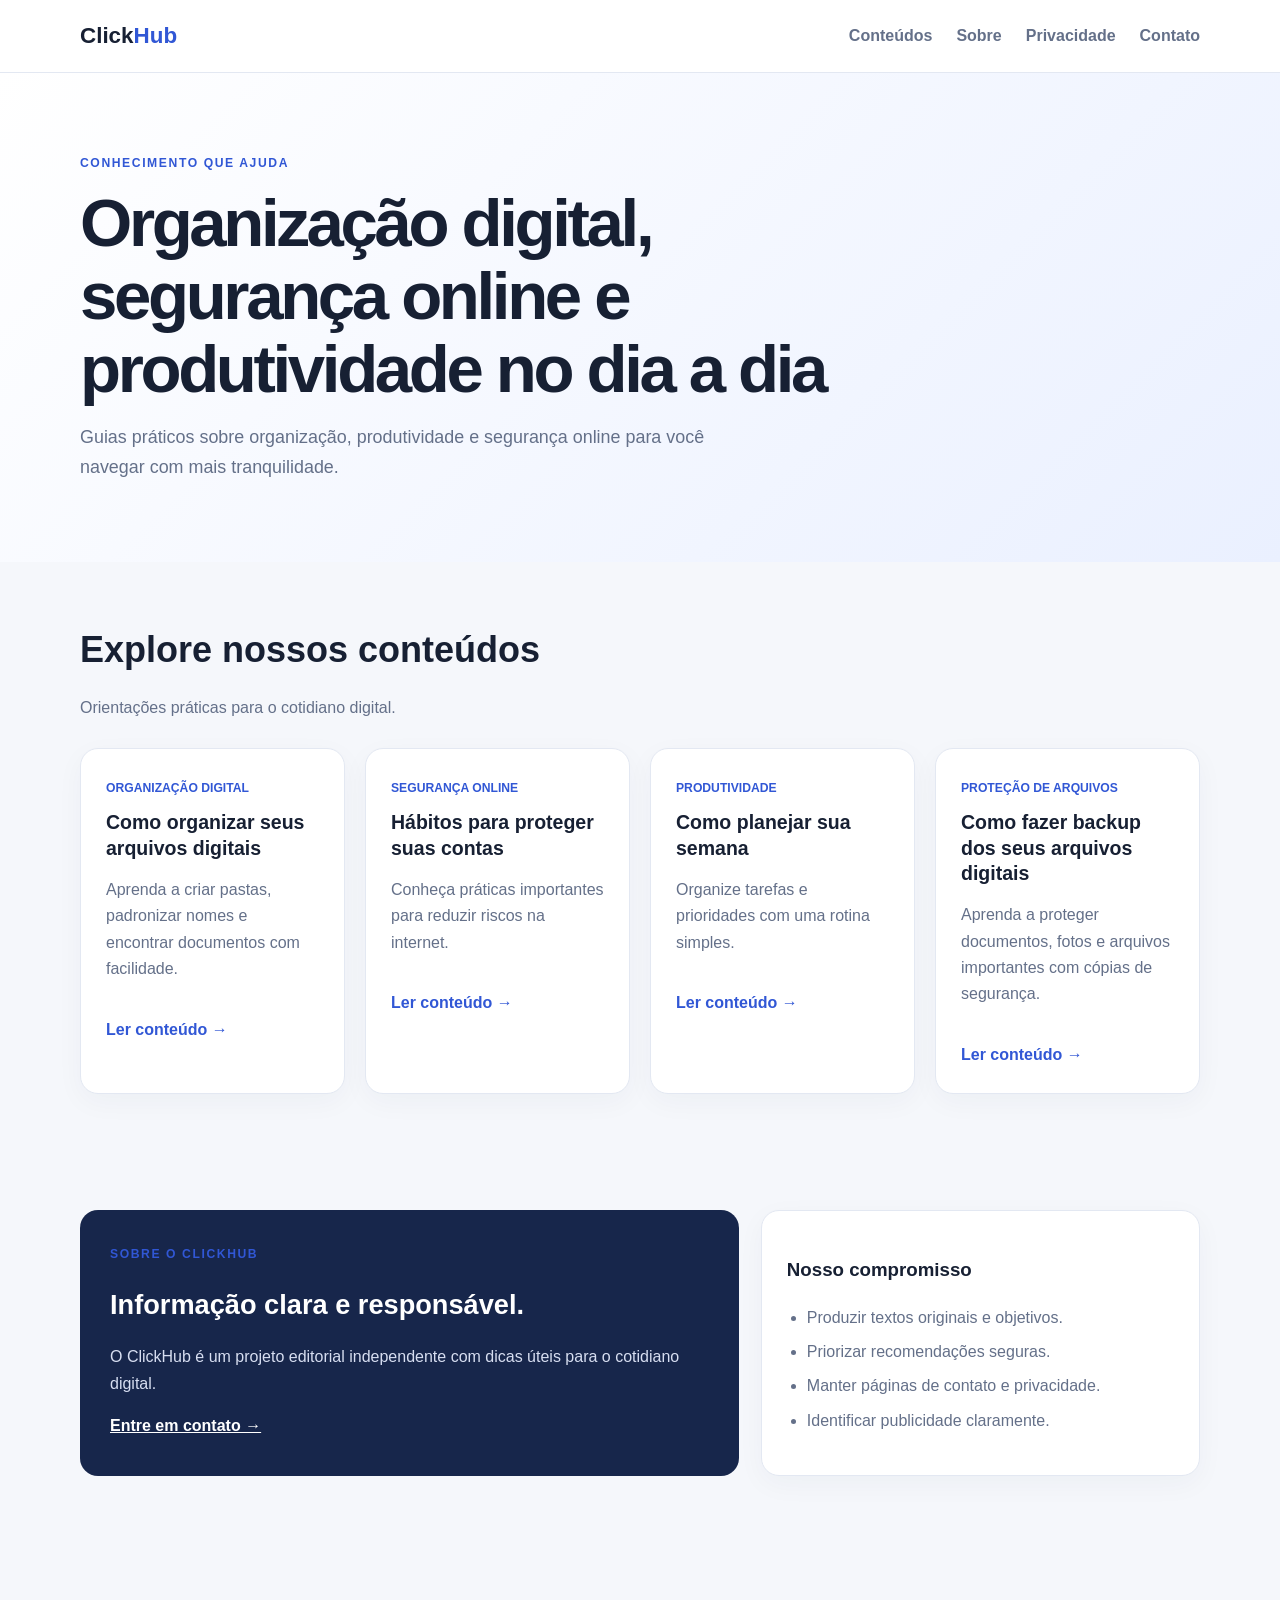
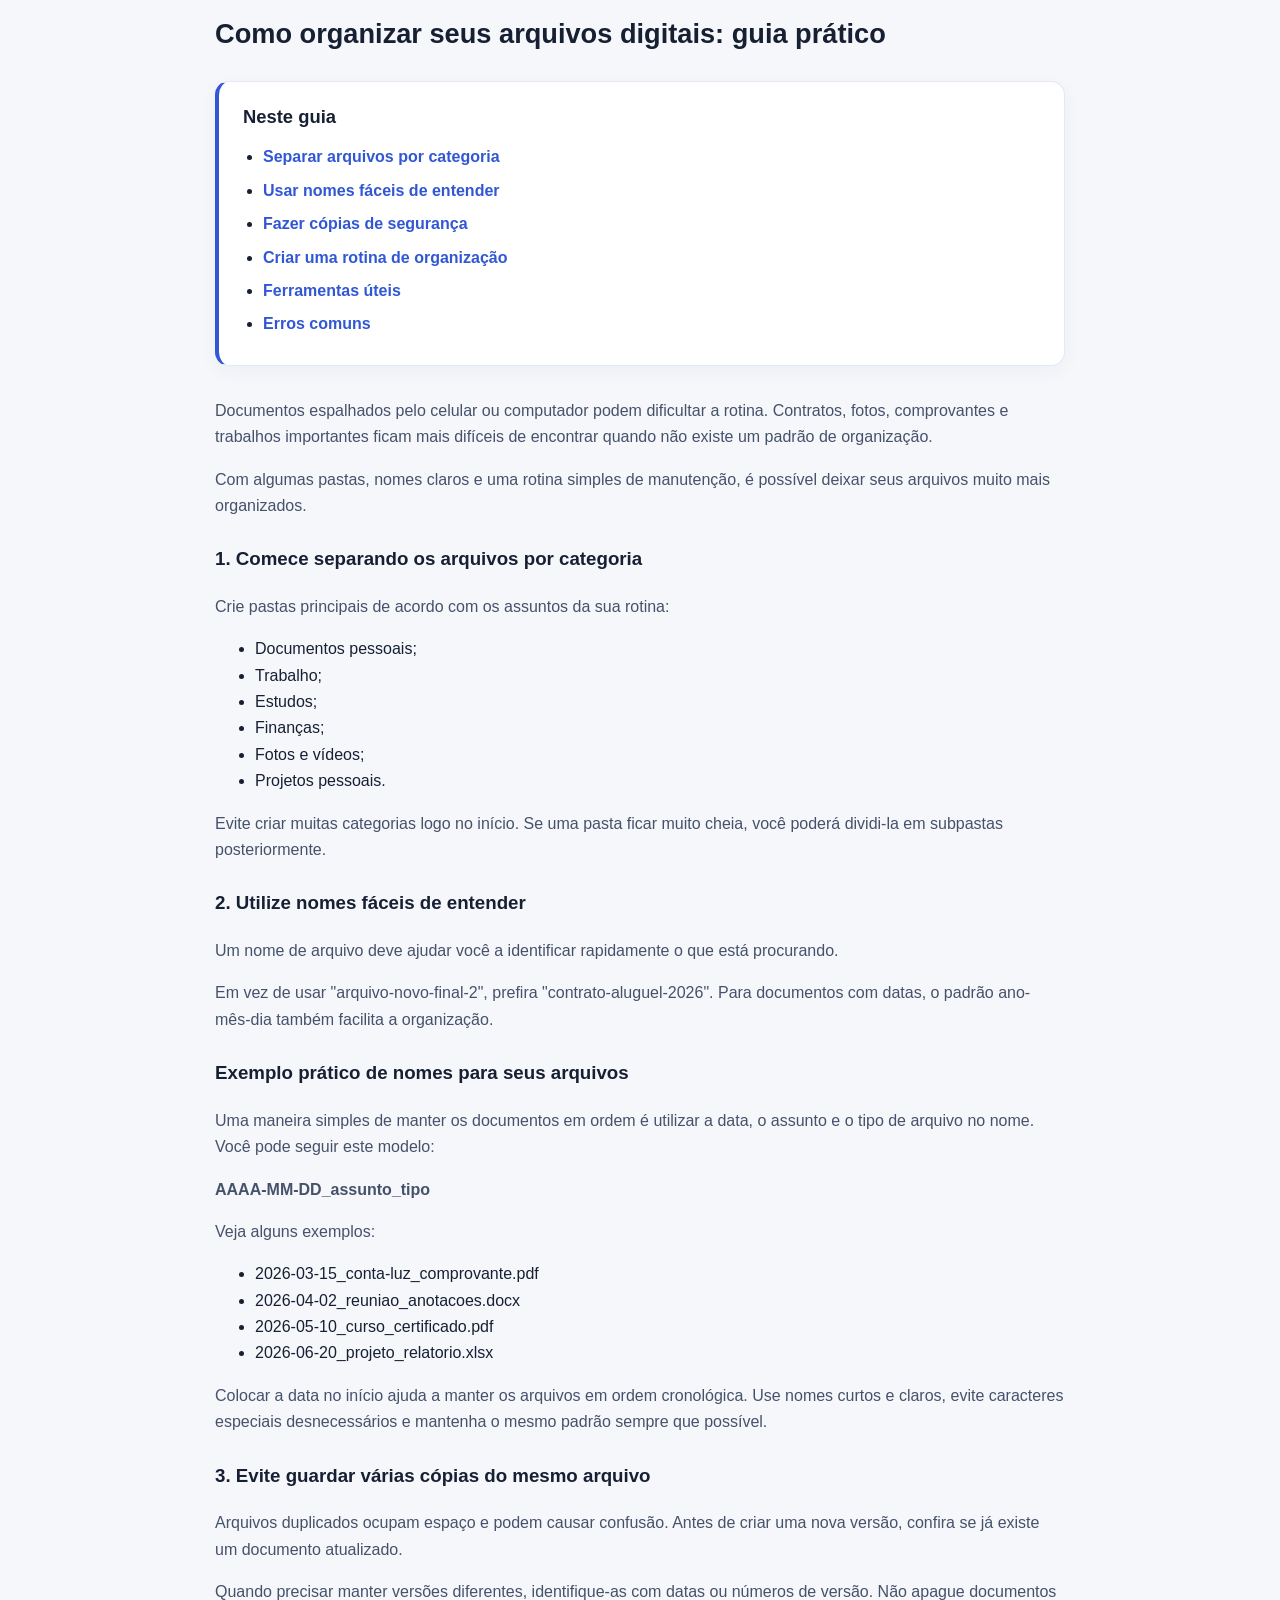
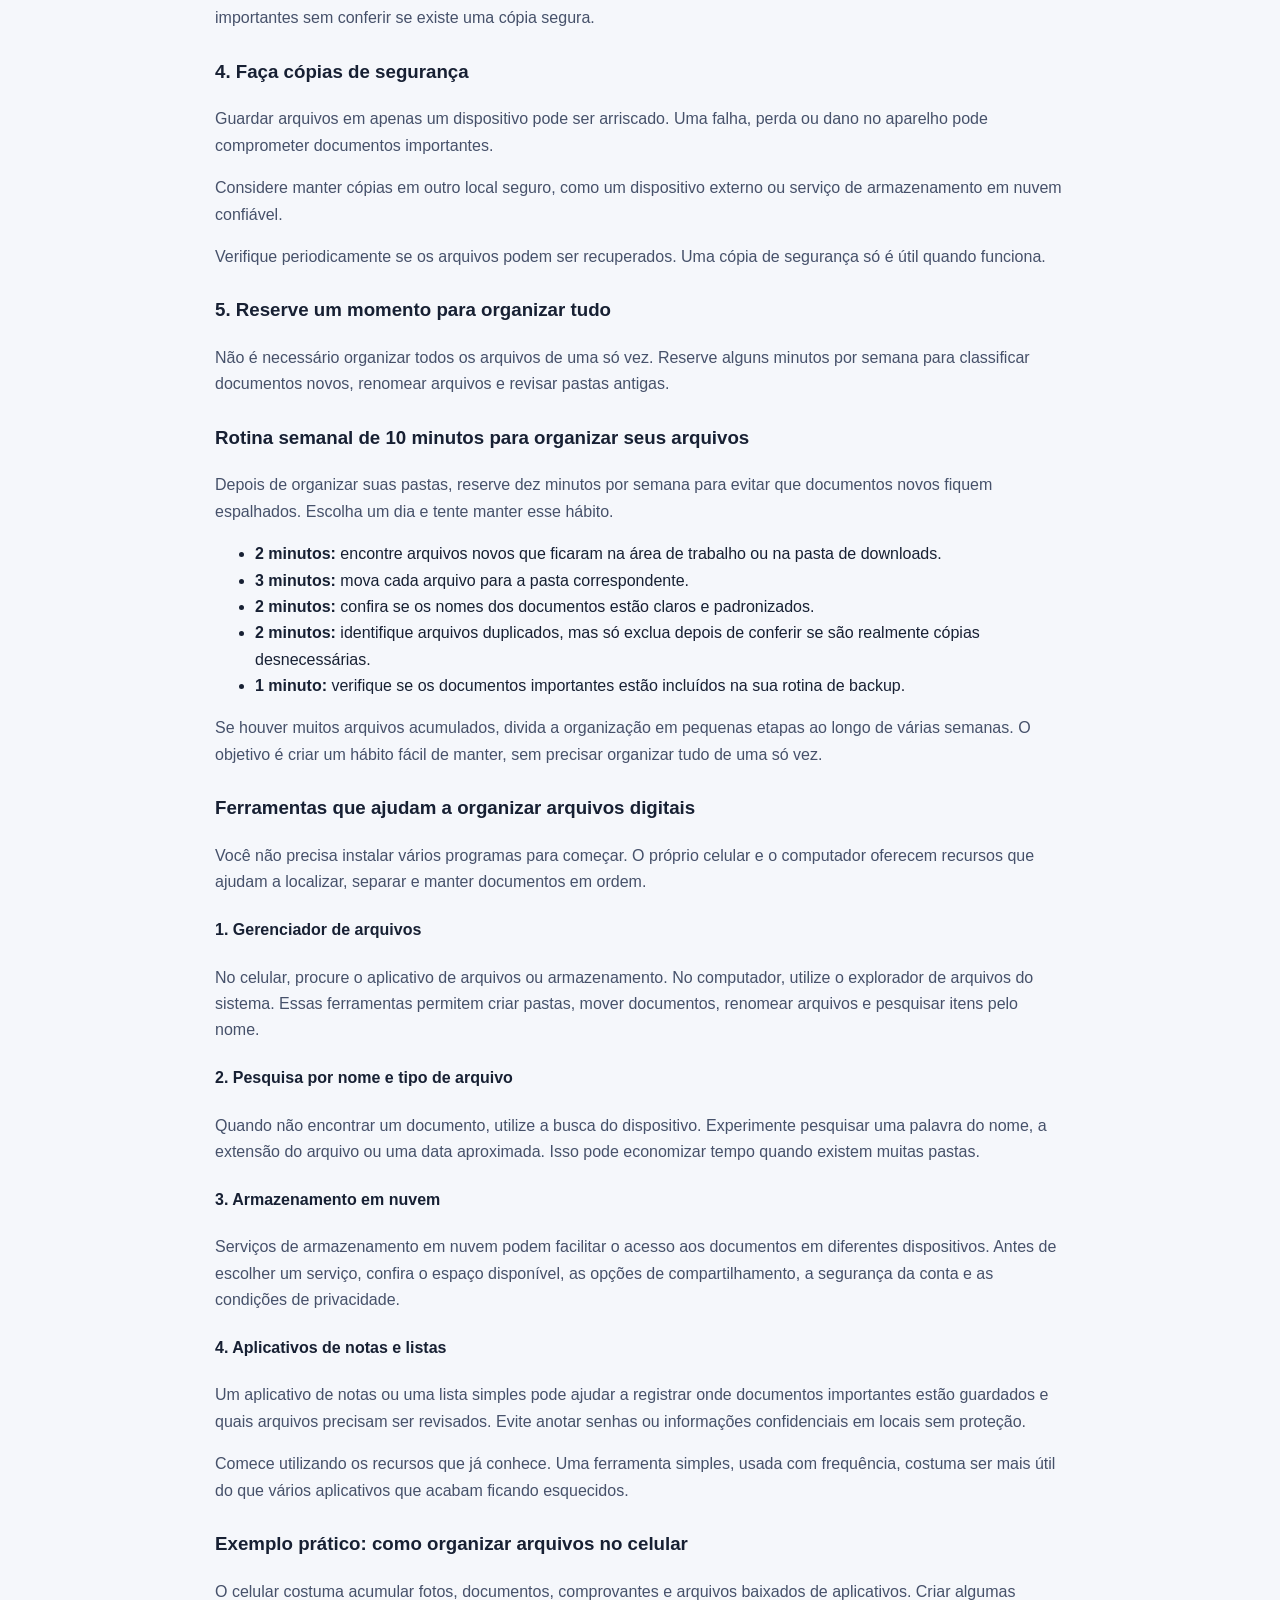
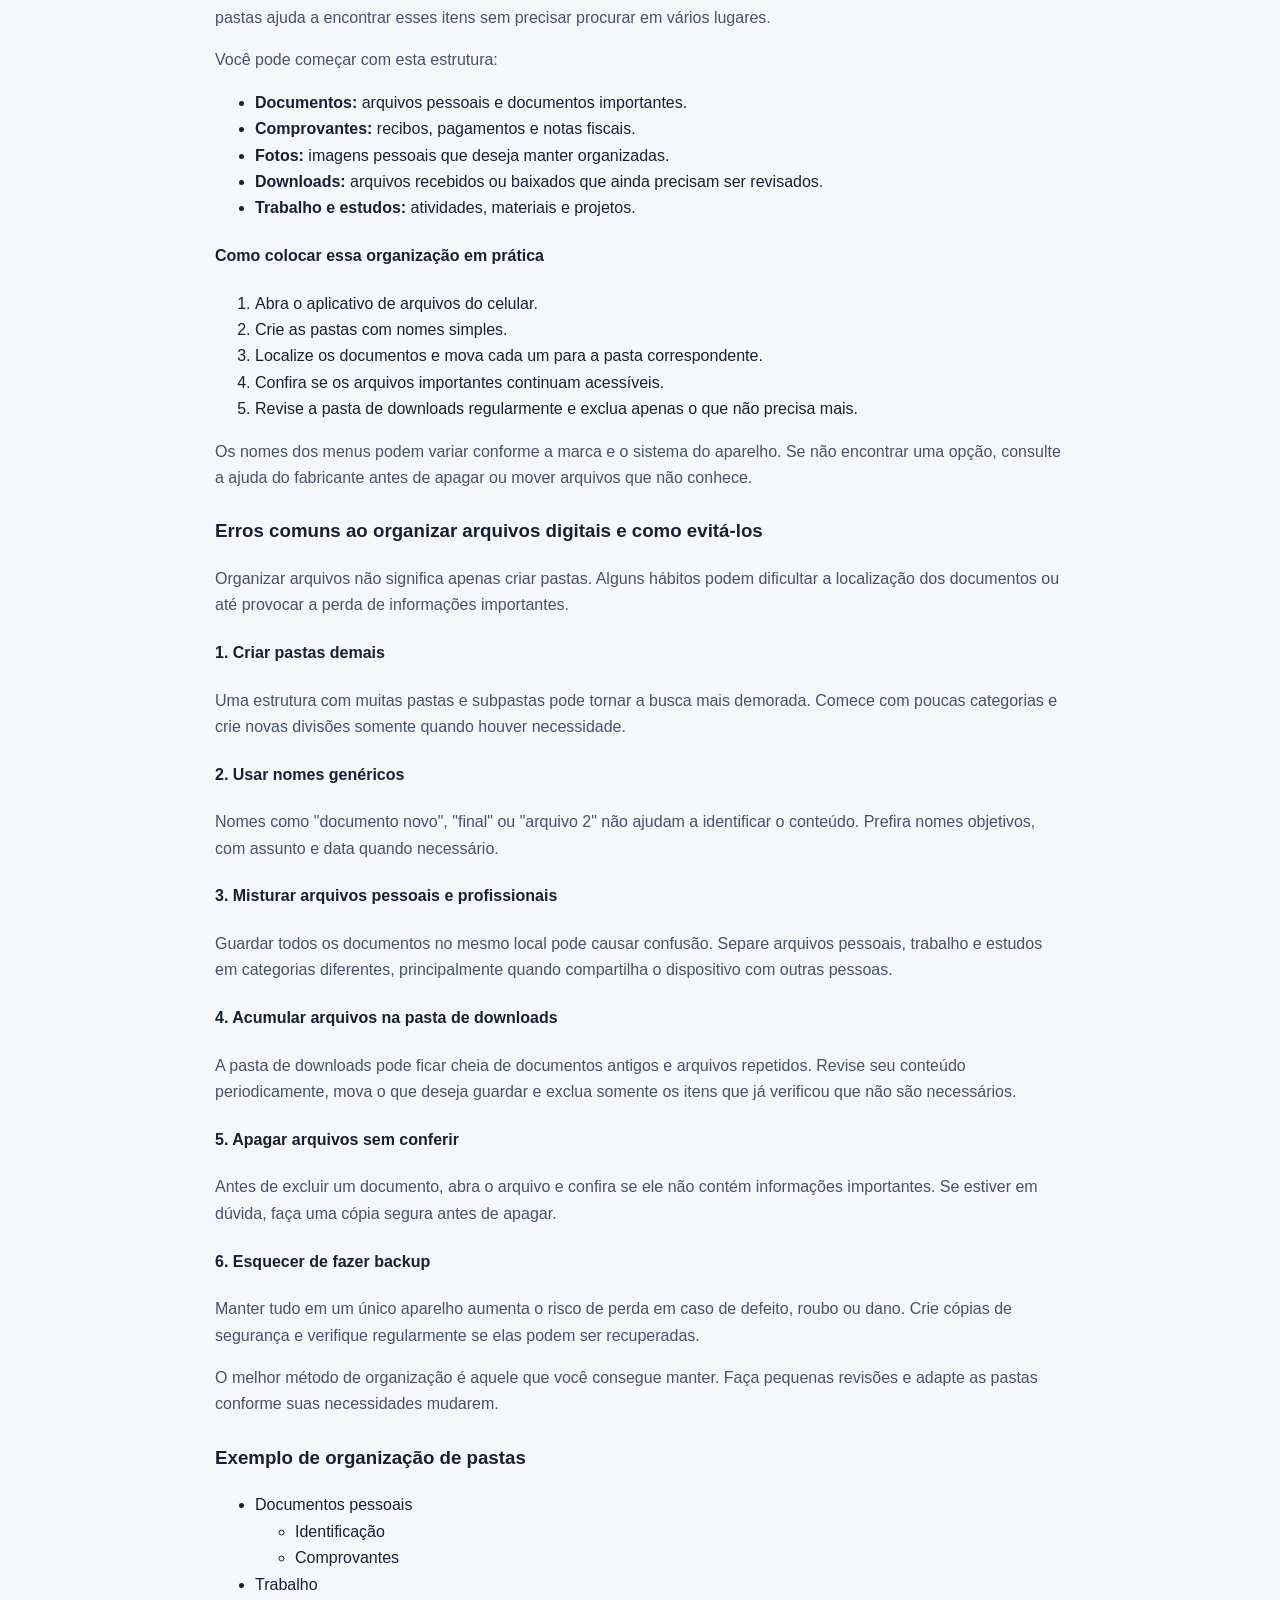
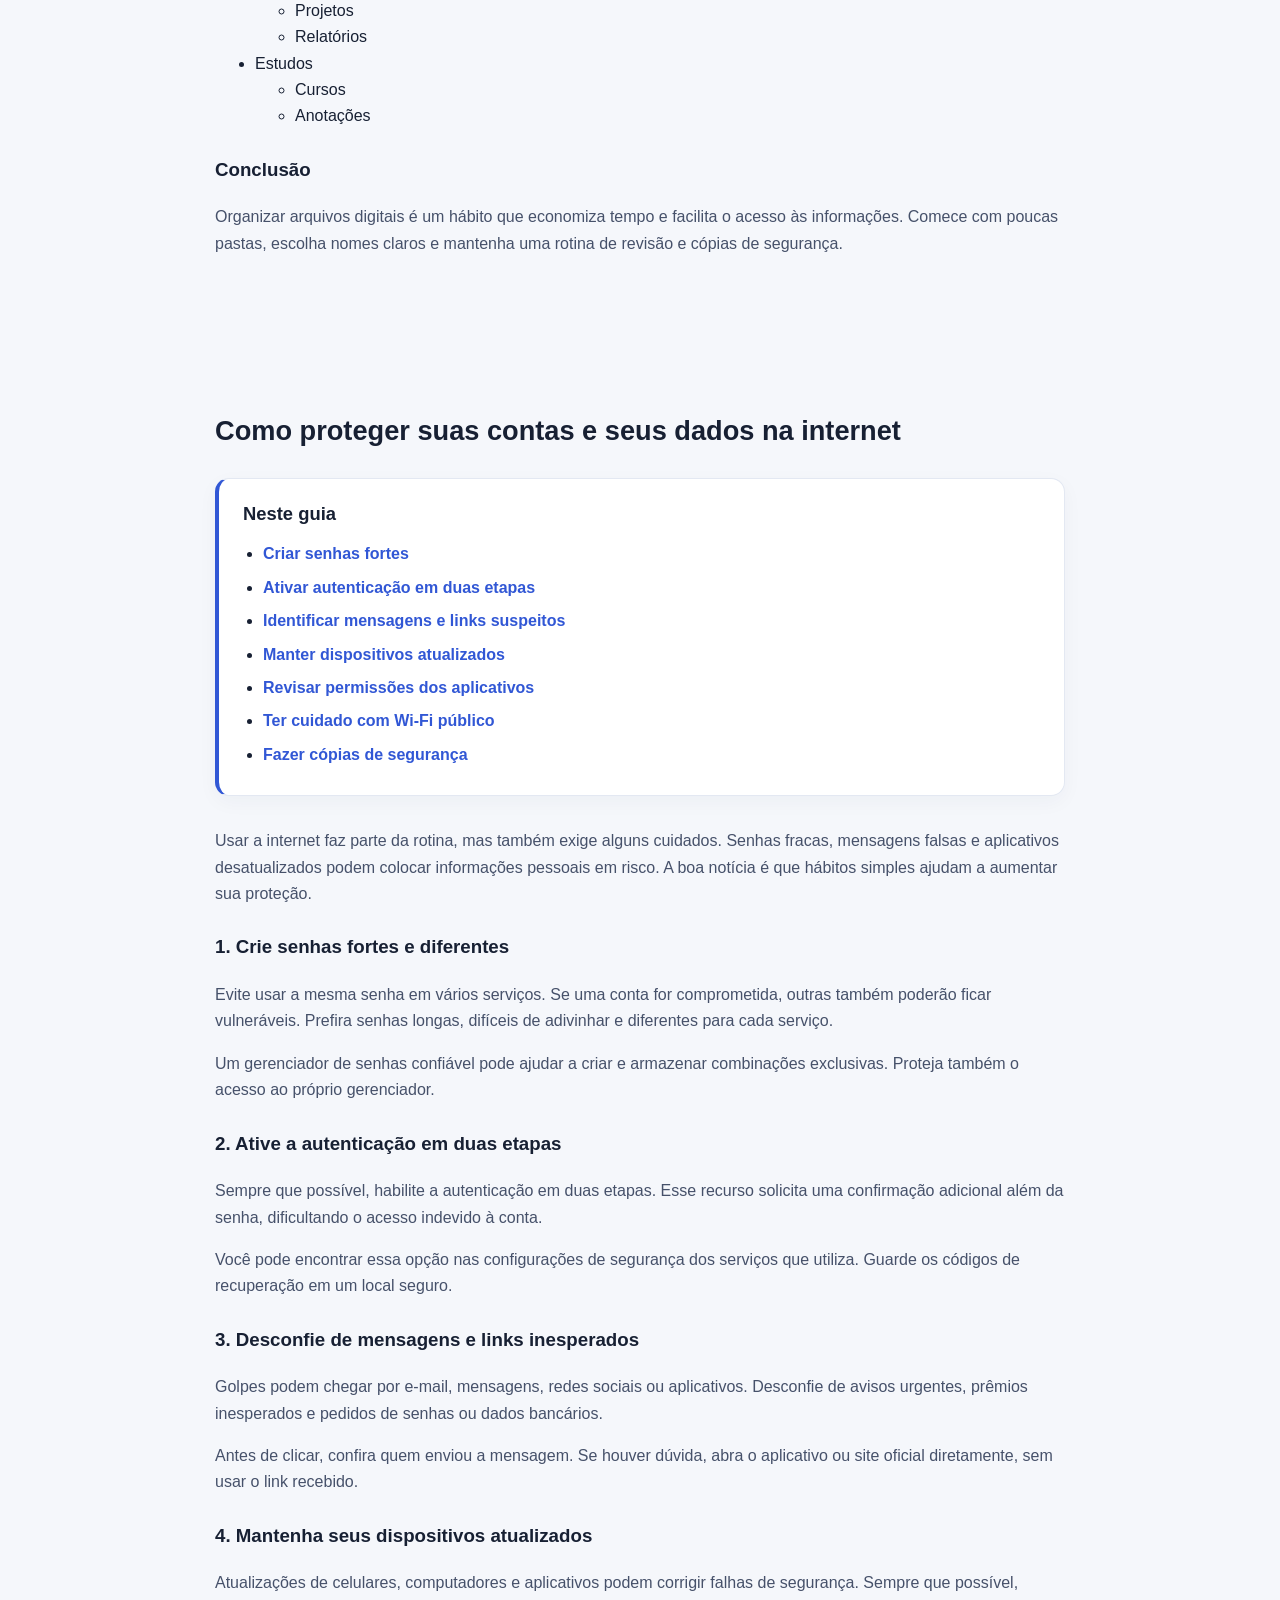
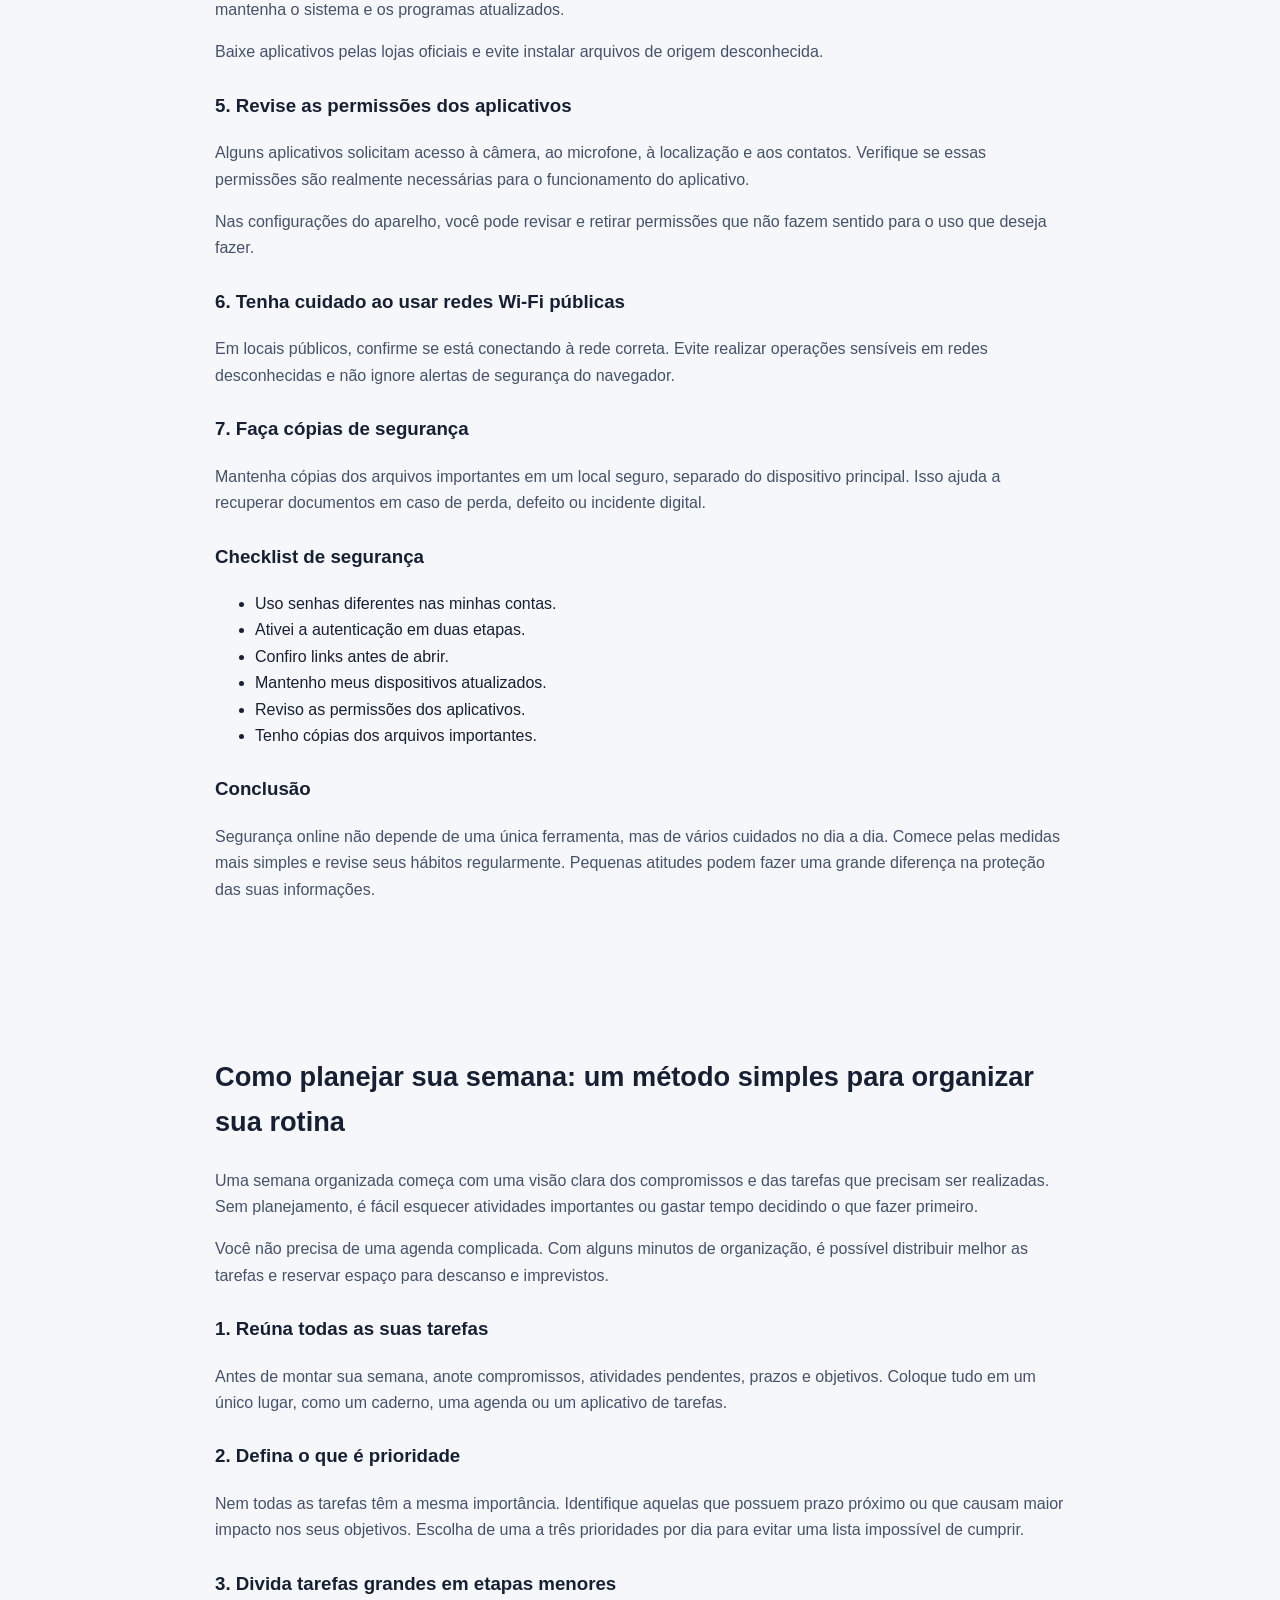
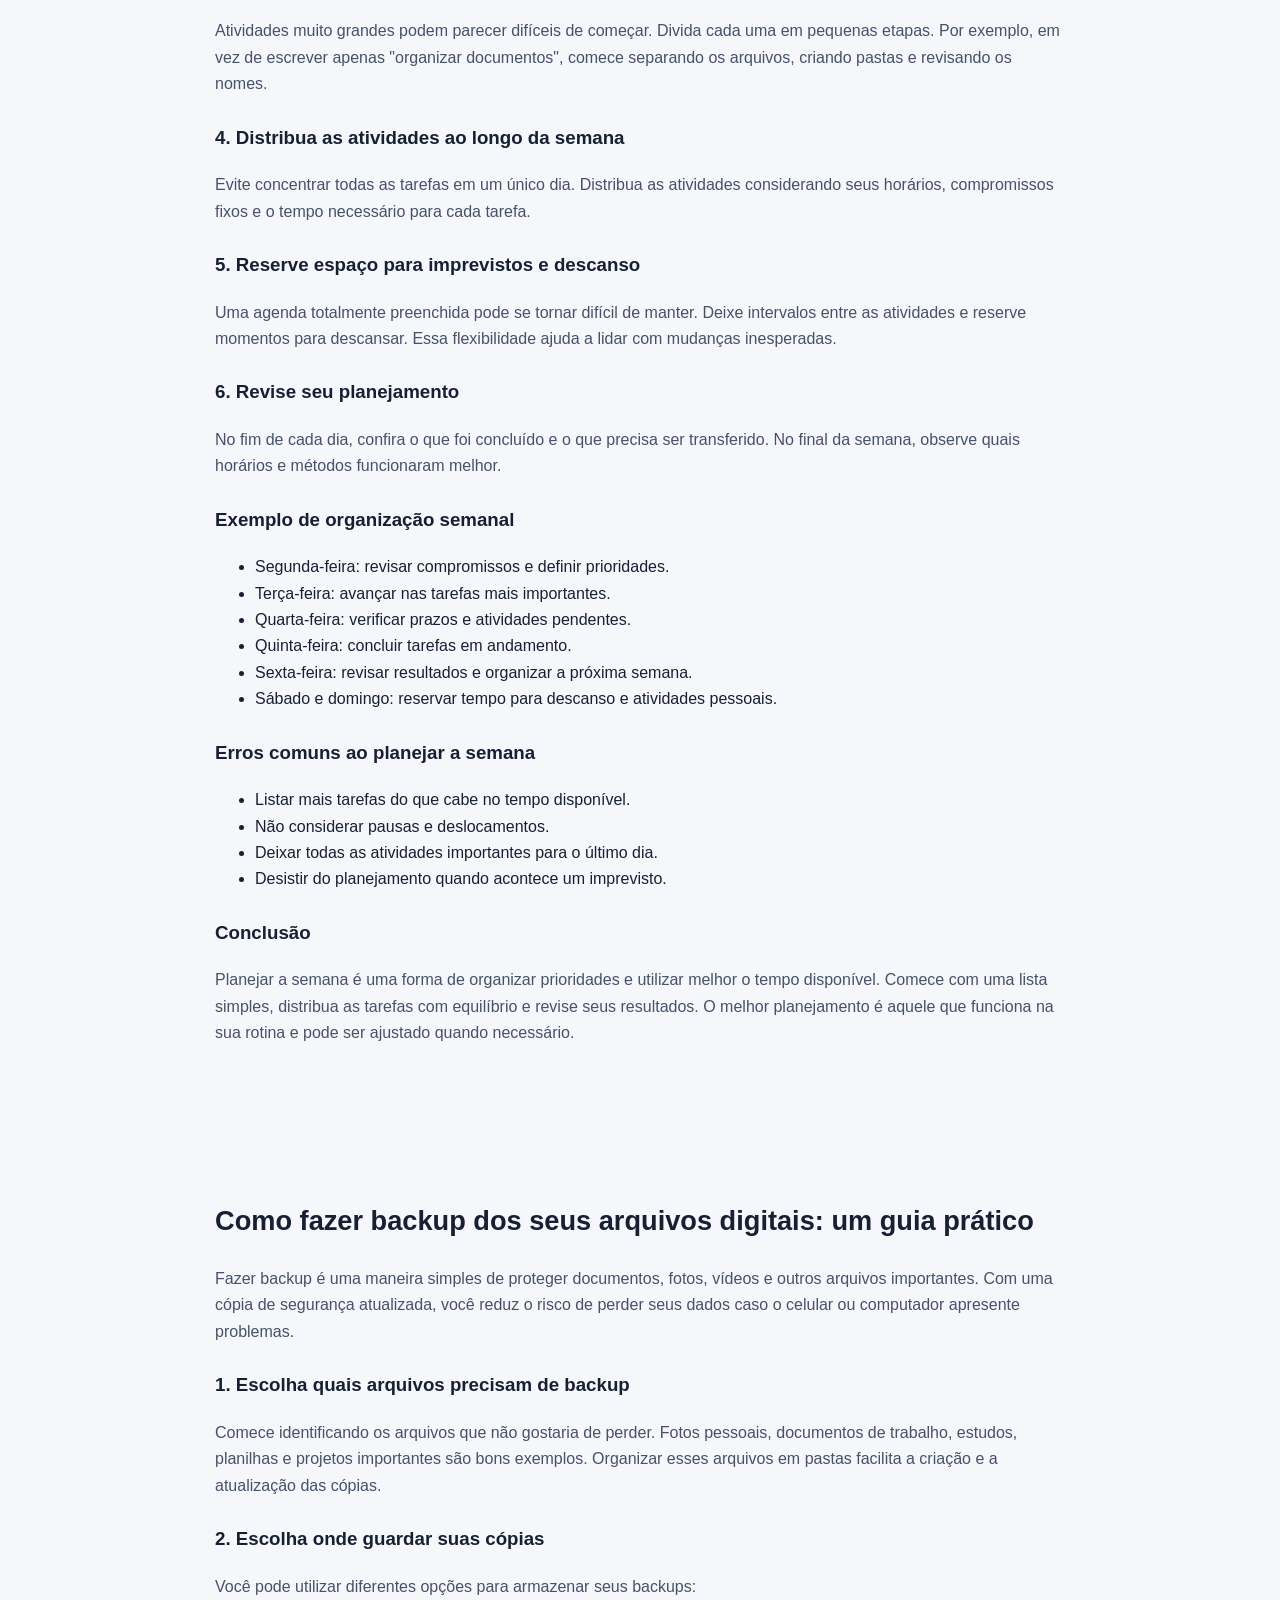
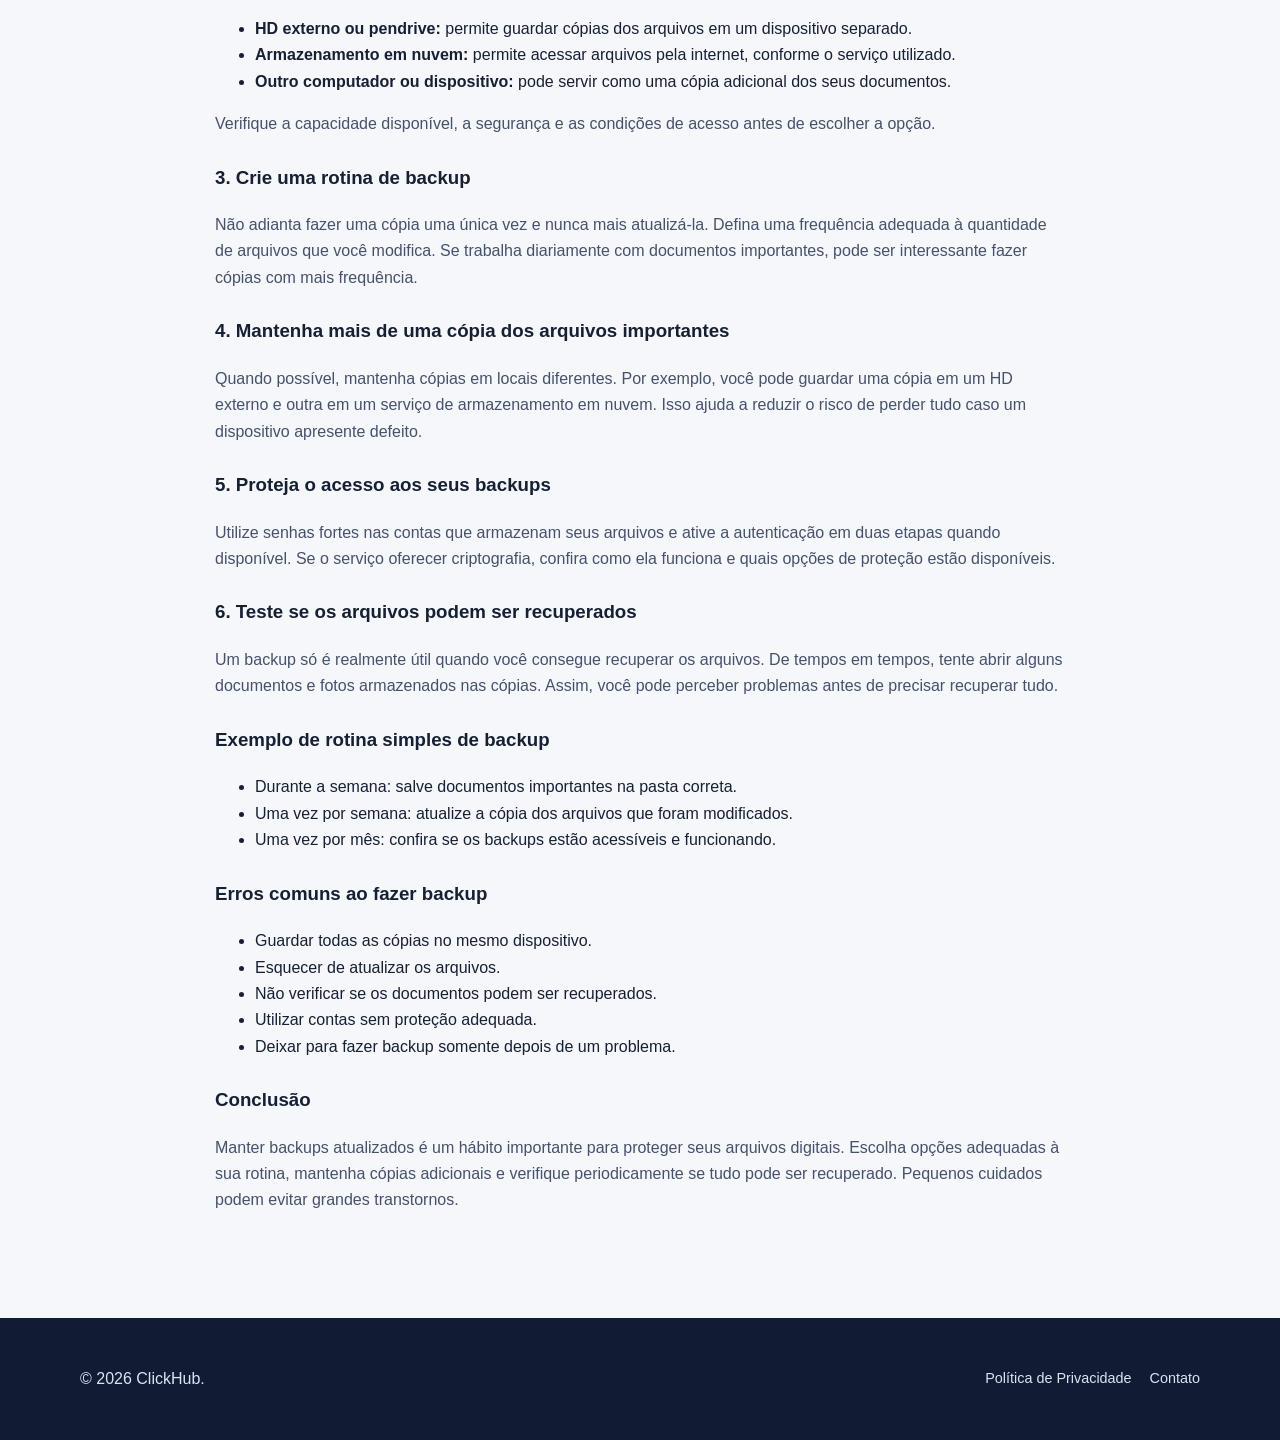
<file: index.html>
<!doctype html>
<html lang="pt-BR">
<head>
  <meta charset="utf-8">
  <meta name="viewport" content="width=device-width, initial-scale=1">
  <meta name="description" content="Aprenda a organizar arquivos digitais, proteger suas contas e planejar sua semana com dicas práticas para o dia a dia.">
  <meta name="theme-color" content="#f5f7fb">
  <title>ClickHub | Organização digital, segurança e produtividade</title>
  <link rel="stylesheet" href="style.css">
  <script src="ads.js" defer></script>
  <script src="script.js" defer></script>
</head>
<body>
  <header class="site-header">
    <div class="container header-inner">
      <a class="brand" href="index.html">Click<span>Hub</span></a>
      <button class="menu-toggle" type="button"
        aria-controls="primary-navigation" aria-expanded="false">
        Menu
      </button>
      <nav class="nav" id="primary-navigation">
        <a href="#conteudos">Conteúdos</a>
        <a href="#sobre">Sobre</a>
        <a href="privacidade.html">Privacidade</a>
        <a href="contato.html">Contato</a>
      </nav>
    </div>
  </header>

  <main>
    <section class="hero">
      <div class="container">
        <span class="eyebrow">Conhecimento que ajuda</span>
        <h1>Organização digital, segurança online e produtividade no dia a dia</h1>
        <p>Guias práticos sobre organização, produtividade e segurança online para você navegar com mais tranquilidade.</p>
      </div>
    </section>

    
<section class="section" id="conteudos">
  <div class="container">
    <div class="section-heading">
      <h2>Explore nossos conteúdos</h2>
      <p>Orientações práticas para o cotidiano digital.</p>
    </div>

    <div class="card-grid">
      <article class="content-card">
        <span class="card-tag">Organização digital</span>
        <h3>Como organizar seus arquivos digitais</h3>
        <p>Aprenda a criar pastas, padronizar nomes e encontrar documentos com facilidade.</p>
        <a class="read-more" href="#guia-arquivos">Ler conteúdo →</a>
      </article>

      <article class="content-card">
        <span class="card-tag">Segurança online</span>
        <h3>Hábitos para proteger suas contas</h3>
        <p>Conheça práticas importantes para reduzir riscos na internet.</p>
        <a class="read-more" href="#seguranca">Ler conteúdo →</a>
      </article>

      <article class="content-card">
        <span class="card-tag">Produtividade</span>
        <h3>Como planejar sua semana</h3>
        <p>Organize tarefas e prioridades com uma rotina simples.</p>
        <a class="read-more" href="#planejamento">Ler conteúdo →</a>
      </article>
         <article class="content-card">
        <span class="card-tag">Proteção de arquivos</span>
        <h3>Como fazer backup dos seus arquivos digitais</h3>
        <p>Aprenda a proteger documentos, fotos e arquivos importantes com cópias de segurança.</p>
        <a class="read-more" href="#backup">Ler conteúdo →</a>
      </article>
      </div>
      </div>
</section>

<section class="section" id="sobre">
  <div class="container feature-layout">
    <div class="feature-panel">
      <span class="eyebrow">Sobre o ClickHub</span>
      <h2>Informação clara e responsável.</h2>
      <p>O ClickHub é um projeto editorial independente com dicas úteis para o cotidiano digital.</p>
      <a href="contato.html">Entre em contato →</a>
    </div>

    <div class="info-card">
      <h3>Nosso compromisso</h3>
      <ul class="check-list">
        <li>Produzir textos originais e objetivos.</li>
        <li>Priorizar recomendações seguras.</li>
        <li>Manter páginas de contato e privacidade.</li>
        <li>Identificar publicidade claramente.</li>
      </ul>
    </div>
  </div>
</section>

<section class="section" id="guia-arquivos">
  <div class="container prose">

    <h2>Como organizar seus arquivos digitais: guia prático</h2>
    <nav class="article-index" aria-label="Índice deste guia">
      <h3>Neste guia</h3>
      <ul>
        <li><a href="#categorias-arquivos">Separar arquivos por categoria</a></li>
        <li><a href="#nomes-arquivos">Usar nomes fáceis de entender</a></li>
        <li><a href="#backup-arquivos">Fazer cópias de segurança</a></li>
        <li><a href="#rotina-arquivos">Criar uma rotina de organização</a></li>
        <li><a href="#ferramentas-arquivos">Ferramentas úteis</a></li>
        <li><a href="#erros-arquivos">Erros comuns</a></li>
      </ul>
    </nav>
    <p>
      Documentos espalhados pelo celular ou computador podem
      dificultar a rotina. Contratos, fotos, comprovantes e
      trabalhos importantes ficam mais difíceis de encontrar
      quando não existe um padrão de organização.
    </p>

    <p>
      Com algumas pastas, nomes claros e uma rotina simples
      de manutenção, é possível deixar seus arquivos muito
      mais organizados.
    </p>

    <h3 id="categorias-arquivos">1. Comece separando os arquivos por categoria</h3>

    <p>Crie pastas principais de acordo com os assuntos da sua rotina:</p>

    <ul>
      <li>Documentos pessoais;</li>
      <li>Trabalho;</li>
      <li>Estudos;</li>
      <li>Finanças;</li>
      <li>Fotos e vídeos;</li>
      <li>Projetos pessoais.</li>
    </ul>

    <p>
      Evite criar muitas categorias logo no início.
      Se uma pasta ficar muito cheia, você poderá dividi-la
      em subpastas posteriormente.
    </p>

    <h3 id="nomes-arquivos">2. Utilize nomes fáceis de entender</h3>

    <p>
      Um nome de arquivo deve ajudar você a identificar
      rapidamente o que está procurando.
    </p>

    
    <p>
      Em vez de usar "arquivo-novo-final-2", prefira
      "contrato-aluguel-2026". Para documentos com datas,
      o padrão ano-mês-dia também facilita a organização.
    </p>

    <h3>Exemplo prático de nomes para seus arquivos</h3>

    <p>
      Uma maneira simples de manter os documentos em ordem
      é utilizar a data, o assunto e o tipo de arquivo no nome.
      Você pode seguir este modelo:
    </p>

    <p>
      <strong>AAAA-MM-DD_assunto_tipo</strong>
    </p>

    <p>Veja alguns exemplos:</p>

    <ul>
      <li>2026-03-15_conta-luz_comprovante.pdf</li>
      <li>2026-04-02_reuniao_anotacoes.docx</li>
      <li>2026-05-10_curso_certificado.pdf</li>
      <li>2026-06-20_projeto_relatorio.xlsx</li>
    </ul>

    <p>
      Colocar a data no início ajuda a manter os arquivos
      em ordem cronológica. Use nomes curtos e claros,
      evite caracteres especiais desnecessários e mantenha
      o mesmo padrão sempre que possível.
    </p>

    <h3>3. Evite guardar várias cópias do mesmo arquivo</h3>


    <p>
      Arquivos duplicados ocupam espaço e podem causar
      confusão. Antes de criar uma nova versão, confira
      se já existe um documento atualizado.
    </p>

    <p>
      Quando precisar manter versões diferentes,
      identifique-as com datas ou números de versão.
      Não apague documentos importantes sem conferir
      se existe uma cópia segura.
    </p>

    <h3 id="backup-arquivos">4. Faça cópias de segurança</h3>

    <p>
      Guardar arquivos em apenas um dispositivo pode
      ser arriscado. Uma falha, perda ou dano no aparelho
      pode comprometer documentos importantes.
    </p>

    <p>
      Considere manter cópias em outro local seguro,
      como um dispositivo externo ou serviço de
      armazenamento em nuvem confiável.
    </p>

    <p>
      Verifique periodicamente se os arquivos podem
      ser recuperados. Uma cópia de segurança só é útil
      quando funciona.
    </p>

    <h3 id="rotina-arquivos">5. Reserve um momento para organizar tudo</h3>

    <p>
      Não é necessário organizar todos os arquivos de uma
      só vez. Reserve alguns minutos por semana para
      classificar documentos novos, renomear arquivos
      e revisar pastas antigas.
    </p>

    <h3>Rotina semanal de 10 minutos para organizar seus arquivos</h3>

    <p>
      Depois de organizar suas pastas, reserve dez minutos
      por semana para evitar que documentos novos fiquem
      espalhados. Escolha um dia e tente manter esse hábito.
    </p>

    <ul>
      <li><strong>2 minutos:</strong> encontre arquivos novos que ficaram na área de trabalho ou na pasta de downloads.</li>
      <li><strong>3 minutos:</strong> mova cada arquivo para a pasta correspondente.</li>
      <li><strong>2 minutos:</strong> confira se os nomes dos documentos estão claros e padronizados.</li>
      <li><strong>2 minutos:</strong> identifique arquivos duplicados, mas só exclua depois de conferir se são realmente cópias desnecessárias.</li>
      <li><strong>1 minuto:</strong> verifique se os documentos importantes estão incluídos na sua rotina de backup.</li>
    </ul>

    <p>
      Se houver muitos arquivos acumulados, divida a organização
      em pequenas etapas ao longo de várias semanas. O objetivo
      é criar um hábito fácil de manter, sem precisar organizar
      tudo de uma só vez.
    </p>
    
    <h3 id="ferramentas-arquivos">Ferramentas que ajudam a organizar arquivos digitais</h3>

    <p>
      Você não precisa instalar vários programas para começar.
      O próprio celular e o computador oferecem recursos que
      ajudam a localizar, separar e manter documentos em ordem.
    </p>

    <h4>1. Gerenciador de arquivos</h4>

    <p>
      No celular, procure o aplicativo de arquivos ou
      armazenamento. No computador, utilize o explorador
      de arquivos do sistema. Essas ferramentas permitem
      criar pastas, mover documentos, renomear arquivos
      e pesquisar itens pelo nome.
    </p>

    <h4>2. Pesquisa por nome e tipo de arquivo</h4>

    <p>
      Quando não encontrar um documento, utilize a busca
      do dispositivo. Experimente pesquisar uma palavra
      do nome, a extensão do arquivo ou uma data aproximada.
      Isso pode economizar tempo quando existem muitas pastas.
    </p>

    <h4>3. Armazenamento em nuvem</h4>

    <p>
      Serviços de armazenamento em nuvem podem facilitar
      o acesso aos documentos em diferentes dispositivos.
      Antes de escolher um serviço, confira o espaço disponível,
      as opções de compartilhamento, a segurança da conta
      e as condições de privacidade.
    </p>

    <h4>4. Aplicativos de notas e listas</h4>

    <p>
      Um aplicativo de notas ou uma lista simples pode ajudar
      a registrar onde documentos importantes estão guardados
      e quais arquivos precisam ser revisados. Evite anotar
      senhas ou informações confidenciais em locais sem proteção.
    </p>

    <p>
      Comece utilizando os recursos que já conhece.
      Uma ferramenta simples, usada com frequência,
      costuma ser mais útil do que vários aplicativos
      que acabam ficando esquecidos.
    </p>

    <h3>Exemplo prático: como organizar arquivos no celular</h3>

    <p>
      O celular costuma acumular fotos, documentos,
      comprovantes e arquivos baixados de aplicativos.
      Criar algumas pastas ajuda a encontrar esses itens
      sem precisar procurar em vários lugares.
    </p>

    <p>Você pode começar com esta estrutura:</p>

    <ul>
      <li><strong>Documentos:</strong> arquivos pessoais e documentos importantes.</li>
      <li><strong>Comprovantes:</strong> recibos, pagamentos e notas fiscais.</li>
      <li><strong>Fotos:</strong> imagens pessoais que deseja manter organizadas.</li>
      <li><strong>Downloads:</strong> arquivos recebidos ou baixados que ainda precisam ser revisados.</li>
      <li><strong>Trabalho e estudos:</strong> atividades, materiais e projetos.</li>
    </ul>

    <h4>Como colocar essa organização em prática</h4>

    <ol>
      <li>Abra o aplicativo de arquivos do celular.</li>
      <li>Crie as pastas com nomes simples.</li>
      <li>Localize os documentos e mova cada um para a pasta correspondente.</li>
      <li>Confira se os arquivos importantes continuam acessíveis.</li>
      <li>Revise a pasta de downloads regularmente e exclua apenas o que não precisa mais.</li>
    </ol>

    <p>
      Os nomes dos menus podem variar conforme a marca
      e o sistema do aparelho. Se não encontrar uma opção,
      consulte a ajuda do fabricante antes de apagar ou
      mover arquivos que não conhece.
    </p>


    <h3 id="erros-arquivos">Erros comuns ao organizar arquivos digitais e como evitá-los</h3>

    <p>
      Organizar arquivos não significa apenas criar pastas.
      Alguns hábitos podem dificultar a localização dos documentos
      ou até provocar a perda de informações importantes.
    </p>

    <h4>1. Criar pastas demais</h4>

    <p>
      Uma estrutura com muitas pastas e subpastas pode tornar
      a busca mais demorada. Comece com poucas categorias
      e crie novas divisões somente quando houver necessidade.
    </p>

    <h4>2. Usar nomes genéricos</h4>

    <p>
      Nomes como "documento novo", "final" ou "arquivo 2"
      não ajudam a identificar o conteúdo. Prefira nomes
      objetivos, com assunto e data quando necessário.
    </p>

    <h4>3. Misturar arquivos pessoais e profissionais</h4>

    <p>
      Guardar todos os documentos no mesmo local pode causar
      confusão. Separe arquivos pessoais, trabalho e estudos
      em categorias diferentes, principalmente quando
      compartilha o dispositivo com outras pessoas.
    </p>

    <h4>4. Acumular arquivos na pasta de downloads</h4>

    <p>
      A pasta de downloads pode ficar cheia de documentos
      antigos e arquivos repetidos. Revise seu conteúdo
      periodicamente, mova o que deseja guardar e exclua
      somente os itens que já verificou que não são necessários.
    </p>

    <h4>5. Apagar arquivos sem conferir</h4>

    <p>
      Antes de excluir um documento, abra o arquivo e confira
      se ele não contém informações importantes. Se estiver
      em dúvida, faça uma cópia segura antes de apagar.
    </p>

    <h4>6. Esquecer de fazer backup</h4>

    <p>
      Manter tudo em um único aparelho aumenta o risco de perda
      em caso de defeito, roubo ou dano. Crie cópias de segurança
      e verifique regularmente se elas podem ser recuperadas.
    </p>

    <p>
      O melhor método de organização é aquele que você consegue
      manter. Faça pequenas revisões e adapte as pastas conforme
      suas necessidades mudarem.
    </p>

    <h3>Exemplo de organização de pastas</h3>

    <ul>
      <li>Documentos pessoais
        <ul>
          <li>Identificação</li>
          <li>Comprovantes</li>
        </ul>
      </li>
      <li>Trabalho
        <ul>
          <li>Projetos</li>
          <li>Relatórios</li>
        </ul>
      </li>
      <li>Estudos
        <ul>
          <li>Cursos</li>
          <li>Anotações</li>
        </ul>
      </li>
    </ul>

    <h3>Conclusão</h3>

    <p>
      Organizar arquivos digitais é um hábito que economiza
      tempo e facilita o acesso às informações. Comece com
      poucas pastas, escolha nomes claros e mantenha uma
      rotina de revisão e cópias de segurança.
    </p>

  </div>
</section>

    <section class="section" id="seguranca">
      <div class="container prose">
        <h2>Como proteger suas contas e seus dados na internet</h2>

        <nav class="article-index" aria-label="Índice do guia de segurança">
          <h3>Neste guia</h3>
          <ul>
            <li><a href="#senhas-seguranca">Criar senhas fortes</a></li>
            <li><a href="#duas-etapas">Ativar autenticação em duas etapas</a></li>
            <li><a href="#links-seguros">Identificar mensagens e links suspeitos</a></li>
            <li><a href="#atualizacoes-seguranca">Manter dispositivos atualizados</a></li>
            <li><a href="#permissoes-apps">Revisar permissões dos aplicativos</a></li>
            <li><a href="#wifi-publico">Ter cuidado com Wi-Fi público</a></li>
            <li><a href="#backup-seguranca">Fazer cópias de segurança</a></li>
          </ul>
        </nav>

        <p>
          Usar a internet faz parte da rotina, mas também exige
          alguns cuidados. Senhas fracas, mensagens falsas e
          aplicativos desatualizados podem colocar informações
          pessoais em risco. A boa notícia é que hábitos simples
          ajudam a aumentar sua proteção.
        </p>

        <h3>1. Crie senhas fortes e diferentes</h3>

        <p>
          Evite usar a mesma senha em vários serviços. Se uma
          conta for comprometida, outras também poderão ficar
          vulneráveis. Prefira senhas longas, difíceis de adivinhar
          e diferentes para cada serviço.
        </p>

        <p>
          Um gerenciador de senhas confiável pode ajudar a criar
          e armazenar combinações exclusivas. Proteja também o
          acesso ao próprio gerenciador.
        </p>

        <h3>2. Ative a autenticação em duas etapas</h3>

        <p>
          Sempre que possível, habilite a autenticação em duas
          etapas. Esse recurso solicita uma confirmação adicional
          além da senha, dificultando o acesso indevido à conta.
        </p>

        <p>
          Você pode encontrar essa opção nas configurações de
          segurança dos serviços que utiliza. Guarde os códigos
          de recuperação em um local seguro.
        </p>

        <h3>3. Desconfie de mensagens e links inesperados</h3>

        <p>
          Golpes podem chegar por e-mail, mensagens, redes sociais
          ou aplicativos. Desconfie de avisos urgentes, prêmios
          inesperados e pedidos de senhas ou dados bancários.
        </p>

        <p>
          Antes de clicar, confira quem enviou a mensagem.
          Se houver dúvida, abra o aplicativo ou site oficial
          diretamente, sem usar o link recebido.
        </p>

        <h3>4. Mantenha seus dispositivos atualizados</h3>

        <p>
          Atualizações de celulares, computadores e aplicativos
          podem corrigir falhas de segurança. Sempre que possível,
          mantenha o sistema e os programas atualizados.
        </p>

        <p>
          Baixe aplicativos pelas lojas oficiais e evite instalar
          arquivos de origem desconhecida.
        </p>

        <h3>5. Revise as permissões dos aplicativos</h3>

        <p>
          Alguns aplicativos solicitam acesso à câmera, ao
          microfone, à localização e aos contatos. Verifique se
          essas permissões são realmente necessárias para o
          funcionamento do aplicativo.
        </p>

        <p>
          Nas configurações do aparelho, você pode revisar e
          retirar permissões que não fazem sentido para o uso
          que deseja fazer.
        </p>

        <h3>6. Tenha cuidado ao usar redes Wi-Fi públicas</h3>

        <p>
          Em locais públicos, confirme se está conectando à rede
          correta. Evite realizar operações sensíveis em redes
          desconhecidas e não ignore alertas de segurança do
          navegador.
        </p>

        <h3>7. Faça cópias de segurança</h3>

        <p>
          Mantenha cópias dos arquivos importantes em um local
          seguro, separado do dispositivo principal. Isso ajuda
          a recuperar documentos em caso de perda, defeito ou
          incidente digital.
        </p>

        <h3>Checklist de segurança</h3>

        <ul>
          <li>Uso senhas diferentes nas minhas contas.</li>
          <li>Ativei a autenticação em duas etapas.</li>
          <li>Confiro links antes de abrir.</li>
          <li>Mantenho meus dispositivos atualizados.</li>
          <li>Reviso as permissões dos aplicativos.</li>
          <li>Tenho cópias dos arquivos importantes.</li>
        </ul>

        <h3>Conclusão</h3>

        <p>
          Segurança online não depende de uma única ferramenta,
          mas de vários cuidados no dia a dia. Comece pelas
          medidas mais simples e revise seus hábitos regularmente.
          Pequenas atitudes podem fazer uma grande diferença
          na proteção das suas informações.
        </p>
      </div>
    </section>

   
    <section class="section" id="planejamento">
      <div class="container prose">
        <h2>Como planejar sua semana: um método simples para organizar sua rotina</h2>

        <p>
          Uma semana organizada começa com uma visão clara
          dos compromissos e das tarefas que precisam ser
          realizadas. Sem planejamento, é fácil esquecer
          atividades importantes ou gastar tempo decidindo
          o que fazer primeiro.
        </p>

        <p>
          Você não precisa de uma agenda complicada.
          Com alguns minutos de organização, é possível
          distribuir melhor as tarefas e reservar espaço
          para descanso e imprevistos.
        </p>

        <h3>1. Reúna todas as suas tarefas</h3>

        <p>
          Antes de montar sua semana, anote compromissos,
          atividades pendentes, prazos e objetivos. Coloque
          tudo em um único lugar, como um caderno, uma agenda
          ou um aplicativo de tarefas.
        </p>

        <h3>2. Defina o que é prioridade</h3>

        <p>
          Nem todas as tarefas têm a mesma importância.
          Identifique aquelas que possuem prazo próximo
          ou que causam maior impacto nos seus objetivos.
          Escolha de uma a três prioridades por dia para
          evitar uma lista impossível de cumprir.
        </p>

        <h3>3. Divida tarefas grandes em etapas menores</h3>

        <p>
          Atividades muito grandes podem parecer difíceis
          de começar. Divida cada uma em pequenas etapas.
          Por exemplo, em vez de escrever apenas
          "organizar documentos", comece separando os
          arquivos, criando pastas e revisando os nomes.
        </p>

        <h3>4. Distribua as atividades ao longo da semana</h3>

        <p>
          Evite concentrar todas as tarefas em um único dia.
          Distribua as atividades considerando seus horários,
          compromissos fixos e o tempo necessário para cada
          tarefa.
        </p>

        <h3>5. Reserve espaço para imprevistos e descanso</h3>

        <p>
          Uma agenda totalmente preenchida pode se tornar
          difícil de manter. Deixe intervalos entre as
          atividades e reserve momentos para descansar.
          Essa flexibilidade ajuda a lidar com mudanças
          inesperadas.
        </p>

        <h3>6. Revise seu planejamento</h3>

        <p>
          No fim de cada dia, confira o que foi concluído
          e o que precisa ser transferido. No final da
          semana, observe quais horários e métodos
          funcionaram melhor.
        </p>

        <h3>Exemplo de organização semanal</h3>

        <ul>
          <li>Segunda-feira: revisar compromissos e definir prioridades.</li>
          <li>Terça-feira: avançar nas tarefas mais importantes.</li>
          <li>Quarta-feira: verificar prazos e atividades pendentes.</li>
          <li>Quinta-feira: concluir tarefas em andamento.</li>
          <li>Sexta-feira: revisar resultados e organizar a próxima semana.</li>
          <li>Sábado e domingo: reservar tempo para descanso e atividades pessoais.</li>
        </ul>

        <h3>Erros comuns ao planejar a semana</h3>

        <ul>
          <li>Listar mais tarefas do que cabe no tempo disponível.</li>
          <li>Não considerar pausas e deslocamentos.</li>
          <li>Deixar todas as atividades importantes para o último dia.</li>
          <li>Desistir do planejamento quando acontece um imprevisto.</li>
        </ul>

        <h3>Conclusão</h3>

        <p>
          Planejar a semana é uma forma de organizar prioridades
          e utilizar melhor o tempo disponível. Comece com
          uma lista simples, distribua as tarefas com equilíbrio
          e revise seus resultados. O melhor planejamento
          é aquele que funciona na sua rotina e pode ser
          ajustado quando necessário.
        </p>
      </div>
    </section>
<section class="section" id="backup">
  <div class="container prose">
    <h2>Como fazer backup dos seus arquivos digitais: um guia prático</h2>
  
  <p>Fazer backup é uma maneira simples de proteger documentos, fotos, vídeos e outros arquivos importantes. Com uma cópia de segurança atualizada, você reduz o risco de perder seus dados caso o celular ou computador apresente problemas.</p>
  
  <h3>1. Escolha quais arquivos precisam de backup</h3>
  <p>Comece identificando os arquivos que não gostaria de perder. Fotos pessoais, documentos de trabalho, estudos, planilhas e projetos importantes são bons exemplos. Organizar esses arquivos em pastas facilita a criação e a atualização das cópias.</p>
  
  <h3>2. Escolha onde guardar suas cópias</h3>
  <p>Você pode utilizar diferentes opções para armazenar seus backups:</p>
  <ul>
    <li><strong>HD externo ou pendrive:</strong> permite guardar cópias dos arquivos em um dispositivo separado.</li>
    <li><strong>Armazenamento em nuvem:</strong> permite acessar arquivos pela internet, conforme o serviço utilizado.</li>
    <li><strong>Outro computador ou dispositivo:</strong> pode servir como uma cópia adicional dos seus documentos.</li>
  </ul>
  <p>Verifique a capacidade disponível, a segurança e as condições de acesso antes de escolher a opção.</p>
  
  <h3>3. Crie uma rotina de backup</h3>
  <p>Não adianta fazer uma cópia uma única vez e nunca mais atualizá-la. Defina uma frequência adequada à quantidade de arquivos que você modifica. Se trabalha diariamente com documentos importantes, pode ser interessante fazer cópias com mais frequência.</p>
  
  <h3>4. Mantenha mais de uma cópia dos arquivos importantes</h3>
  <p>Quando possível, mantenha cópias em locais diferentes. Por exemplo, você pode guardar uma cópia em um HD externo e outra em um serviço de armazenamento em nuvem. Isso ajuda a reduzir o risco de perder tudo caso um dispositivo apresente defeito.</p>
  
  <h3>5. Proteja o acesso aos seus backups</h3>
  <p>Utilize senhas fortes nas contas que armazenam seus arquivos e ative a autenticação em duas etapas quando disponível. Se o serviço oferecer criptografia, confira como ela funciona e quais opções de proteção estão disponíveis.</p>
  
  <h3>6. Teste se os arquivos podem ser recuperados</h3>
  <p>Um backup só é realmente útil quando você consegue recuperar os arquivos. De tempos em tempos, tente abrir alguns documentos e fotos armazenados nas cópias. Assim, você pode perceber problemas antes de precisar recuperar tudo.</p>
  
  <h3>Exemplo de rotina simples de backup</h3>
  <ul>
    <li>Durante a semana: salve documentos importantes na pasta correta.</li>
    <li>Uma vez por semana: atualize a cópia dos arquivos que foram modificados.</li>
    <li>Uma vez por mês: confira se os backups estão acessíveis e funcionando.</li>
  </ul>
  
  <h3>Erros comuns ao fazer backup</h3>
  <ul>
    <li>Guardar todas as cópias no mesmo dispositivo.</li>
    <li>Esquecer de atualizar os arquivos.</li>
    <li>Não verificar se os documentos podem ser recuperados.</li>
    <li>Utilizar contas sem proteção adequada.</li>
    <li>Deixar para fazer backup somente depois de um problema.</li>
  </ul>
  
  <h3>Conclusão</h3>
  <p>Manter backups atualizados é um hábito importante para proteger seus arquivos digitais. Escolha opções adequadas à sua rotina, mantenha cópias adicionais e verifique periodicamente se tudo pode ser recuperado. Pequenos cuidados podem evitar grandes transtornos.</p>
  </div>
</section>
  </main>

  <footer class="site-footer">
    <div class="container footer-inner">
      <p>© <span data-current-year></span> ClickHub.</p>
      <div class="footer-links">
        <a href="privacidade.html">Política de Privacidade</a>
        <a href="contato.html">Contato</a>
      </div>
    </div>
  </footer>
</body>
</html>
</file>
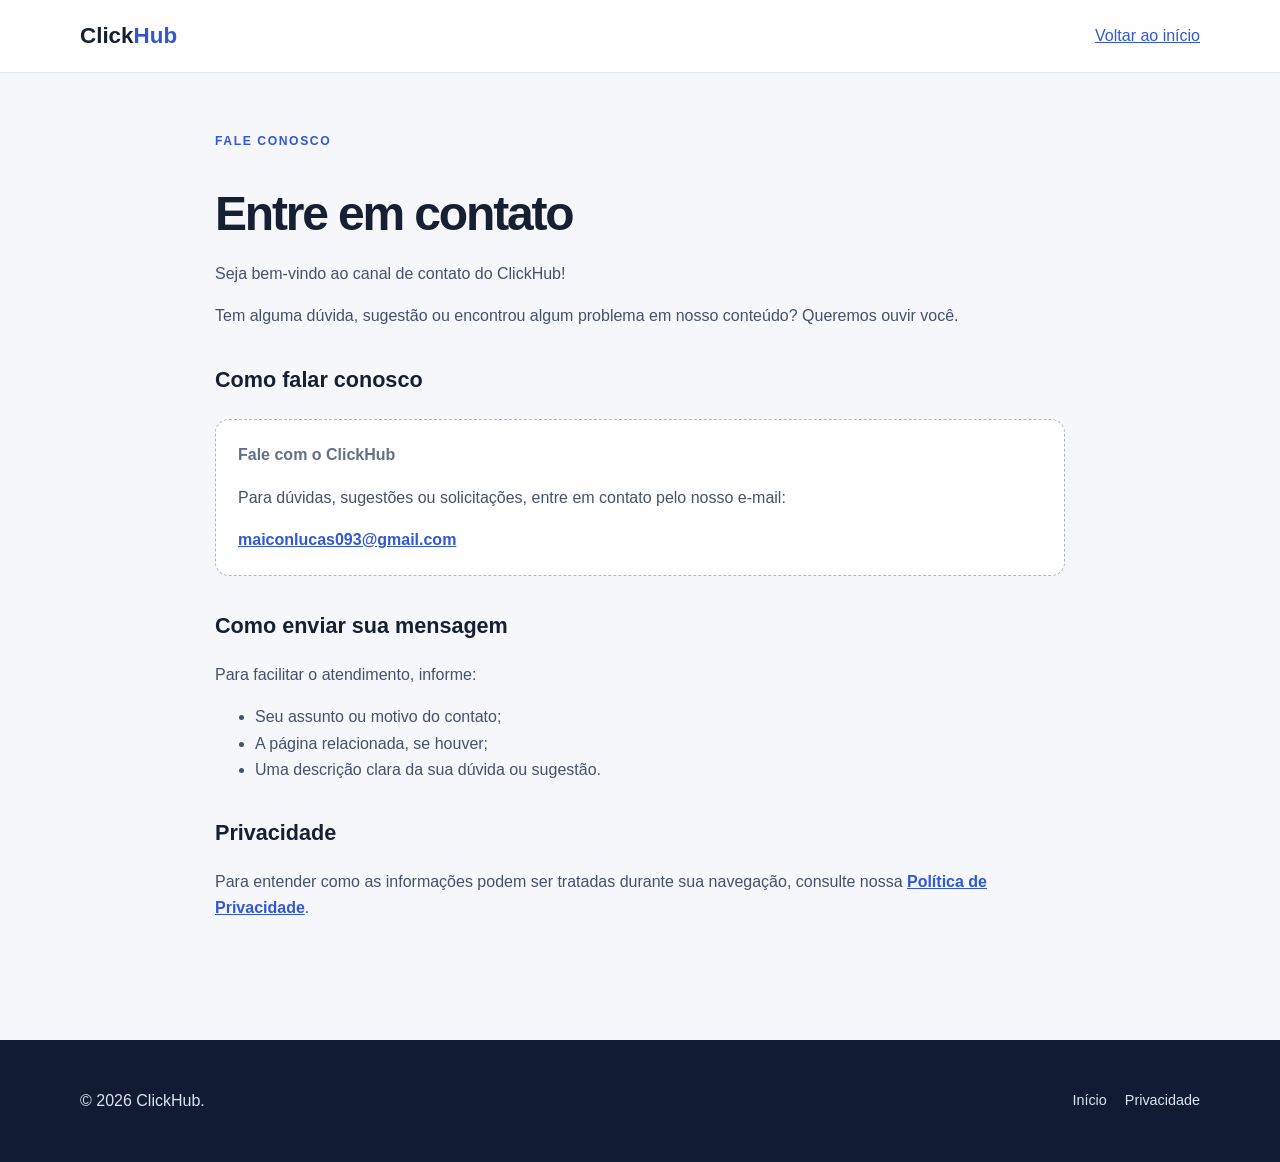
<file: contato.html>
<!DOCTYPE html>
<html lang="pt-BR">
<head>
  <meta charset="UTF-8">
  <meta name="viewport" content="width=device-width, initial-scale=1">
  <meta name="description" content="Entre em contato com o ClickHub.">
  <title>Contato | ClickHub</title>
  <link rel="stylesheet" href="style.css">
</head>

<body>

  <header class="site-header">
    <div class="container header-inner">

      <a class="brand" href="index.html">
        Click<span>Hub</span>
      </a>

      <a href="index.html">Voltar ao início</a>

    </div>
  </header>

  <main class="container page-main prose">

    <span class="eyebrow">Fale conosco</span>

    <h1>Entre em contato</h1>

    <p>
      Seja bem-vindo ao canal de contato do ClickHub!
    </p>

    <p>
      Tem alguma dúvida, sugestão ou encontrou algum
      problema em nosso conteúdo? Queremos ouvir você.
    </p>

    <h2>Como falar conosco</h2>

    <div class="contact-placeholder">
      <strong>Fale com o ClickHub</strong>
      
      <p>
        Para dúvidas, sugestões ou solicitações,
        entre em contato pelo nosso e-mail:
      </p>
      
      <p>
        <a href="mailto:maiconlucas093@gmail.com">
          maiconlucas093@gmail.com
        </a>
      </p>
    </div>
    <h2>Como enviar sua mensagem</h2>

    <p>
      Para facilitar o atendimento, informe:
    </p>

    <ul>
      <li>Seu assunto ou motivo do contato;</li>
      <li>A página relacionada, se houver;</li>
      <li>Uma descrição clara da sua dúvida ou sugestão.</li>
    </ul>

    <h2>Privacidade</h2>

    <p>
      Para entender como as informações podem ser
      tratadas durante sua navegação, consulte nossa
      <a href="privacidade.html">Política de Privacidade</a>.
    </p>

  </main>

  <footer class="site-footer">

    <div class="container footer-inner">

      <p>
        © <span data-current-year></span> ClickHub.
      </p>

      <div class="footer-links">
        <a href="index.html">Início</a>
        <a href="privacidade.html">Privacidade</a>
      </div>

    </div>

  </footer>

  <script src="script.js" defer></script>

</body>
</html>
</file>
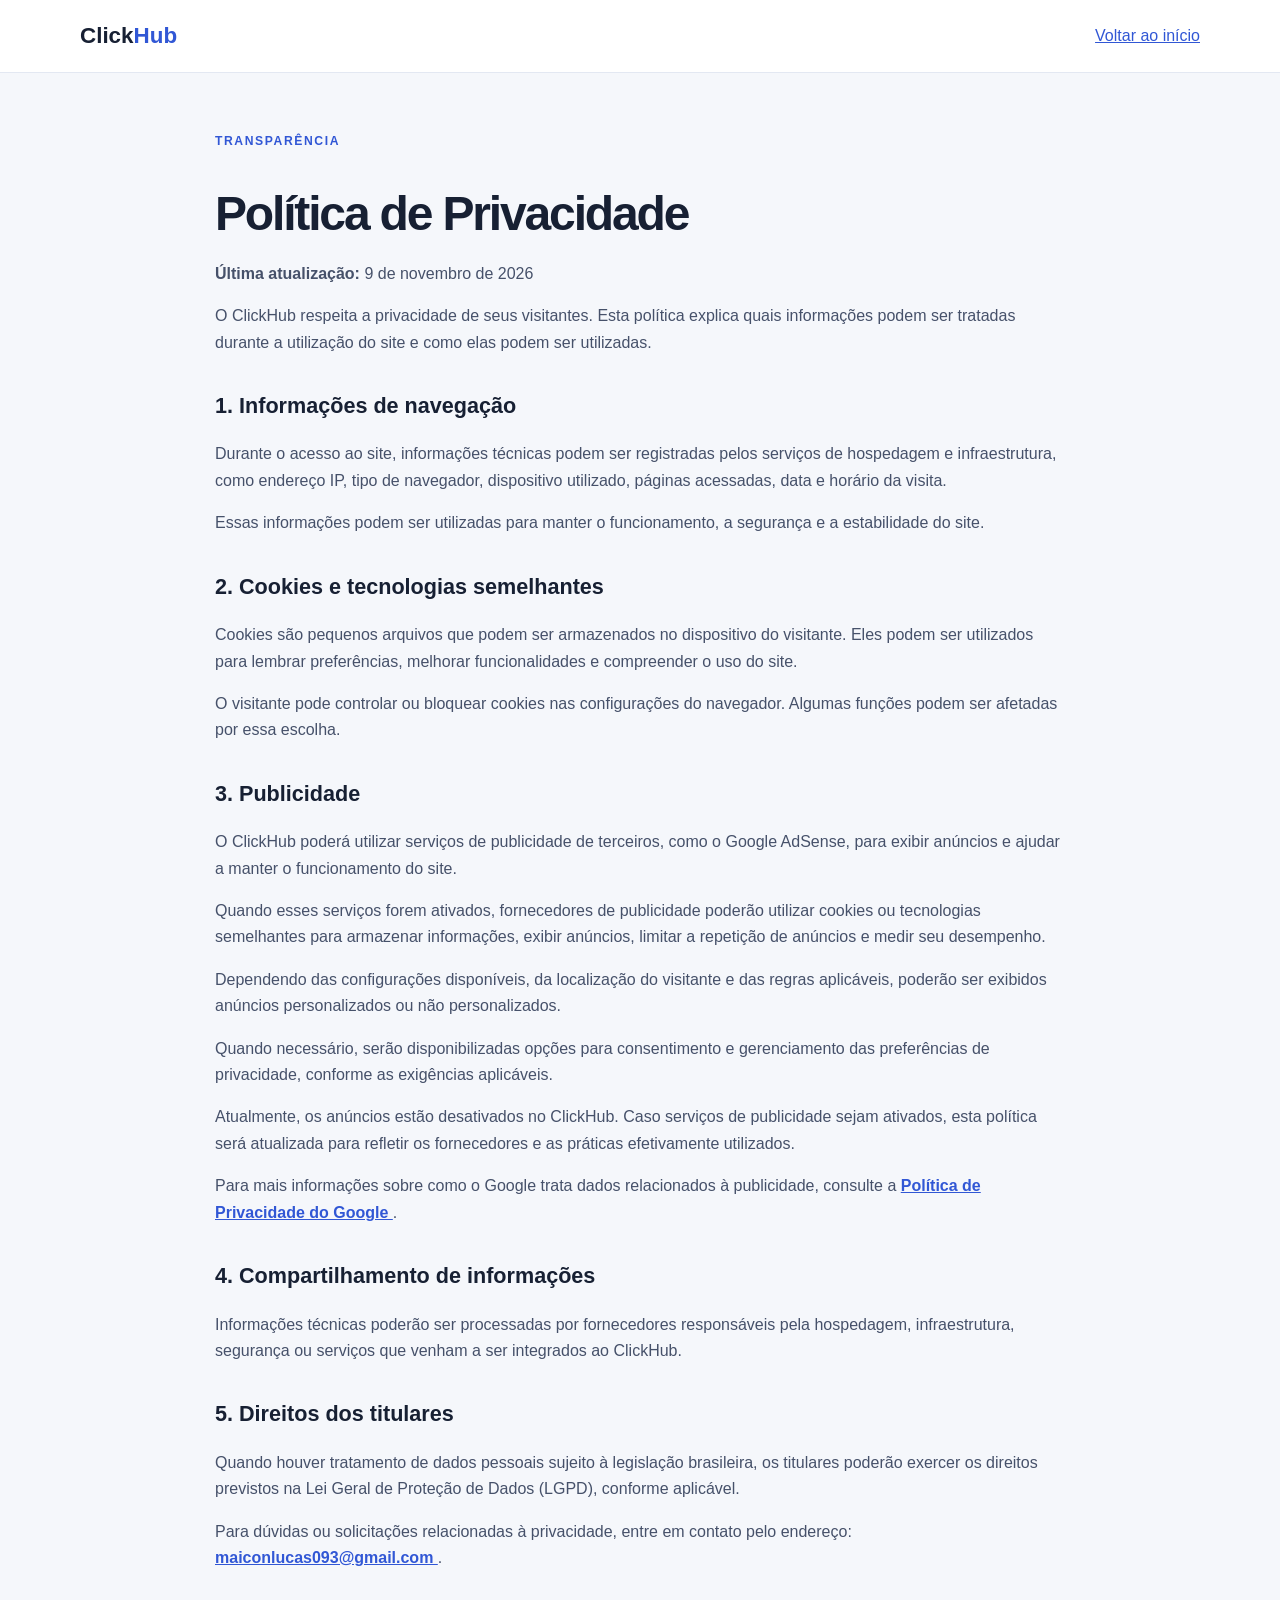
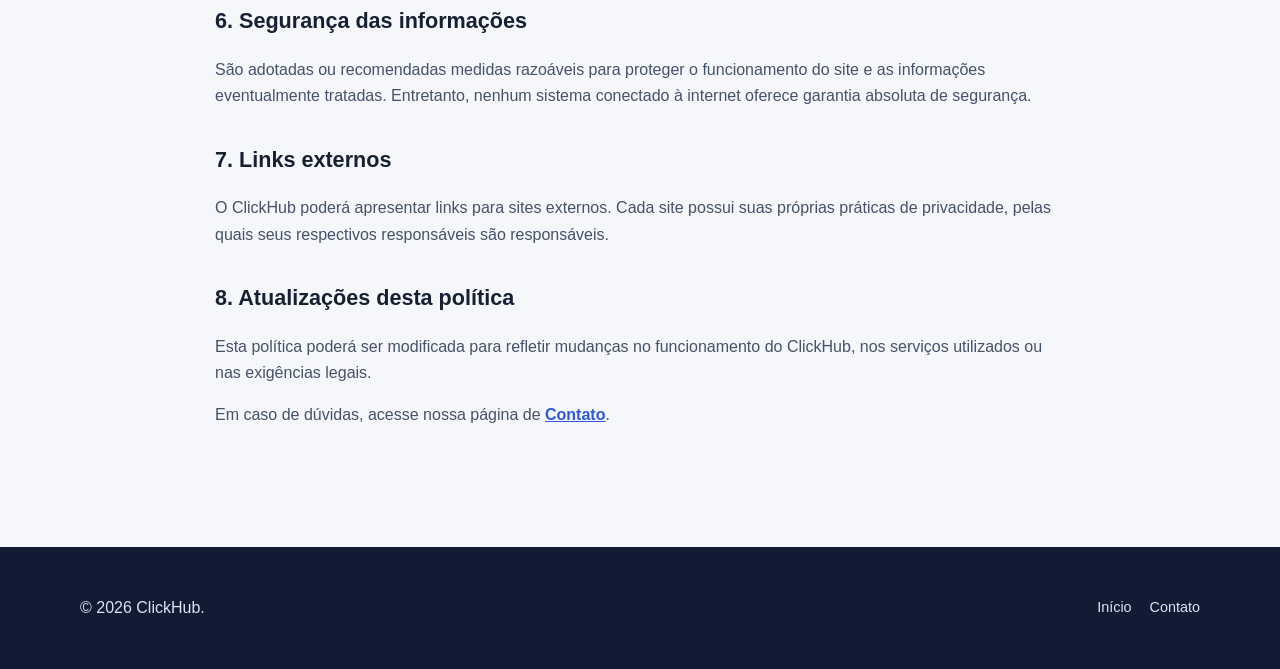
<file: privacidade.html>
<!DOCTYPE html>
<html lang="pt-BR">

<head>
  <meta charset="UTF-8">
  <meta name="viewport" content="width=device-width, initial-scale=1">
  <meta name="description" content="Conheça a política de privacidade do ClickHub e saiba como informações de navegação podem ser tratadas.">
  <title>Política de Privacidade | ClickHub</title>
  <link rel="stylesheet" href="style.css">
</head>

<body>
  
  <header class="site-header">
    <div class="container header-inner">
      <a class="brand" href="index.html">
        Click<span>Hub</span>
      </a>
      <a href="index.html">Voltar ao início</a>
    </div>
  </header>
  
  <main class="container page-main prose">
    
    <span class="eyebrow">Transparência</span>
    
    <h1>Política de Privacidade</h1>
    
    <p>
      <strong>Última atualização:</strong>
      9 de novembro de 2026
    </p>
    
    <p>
      O ClickHub respeita a privacidade de seus visitantes.
      Esta política explica quais informações podem ser
      tratadas durante a utilização do site e como elas
      podem ser utilizadas.
    </p>
    
    <h2>1. Informações de navegação</h2>
    
    <p>
      Durante o acesso ao site, informações técnicas podem
      ser registradas pelos serviços de hospedagem e
      infraestrutura, como endereço IP, tipo de navegador,
      dispositivo utilizado, páginas acessadas, data e
      horário da visita.
    </p>
    
    <p>
      Essas informações podem ser utilizadas para manter
      o funcionamento, a segurança e a estabilidade do site.
    </p>
    
    <h2>2. Cookies e tecnologias semelhantes</h2>
    
    <p>
      Cookies são pequenos arquivos que podem ser
      armazenados no dispositivo do visitante. Eles podem
      ser utilizados para lembrar preferências, melhorar
      funcionalidades e compreender o uso do site.
    </p>
    
    <p>
      O visitante pode controlar ou bloquear cookies
      nas configurações do navegador. Algumas funções
      podem ser afetadas por essa escolha.
    </p>
    
        <h2>3. Publicidade</h2>
    
    <p>
      O ClickHub poderá utilizar serviços de publicidade
      de terceiros, como o Google AdSense, para exibir
      anúncios e ajudar a manter o funcionamento do site.
    </p>
    
    <p>
      Quando esses serviços forem ativados, fornecedores
      de publicidade poderão utilizar cookies ou tecnologias
      semelhantes para armazenar informações, exibir anúncios,
      limitar a repetição de anúncios e medir seu desempenho.
    </p>
    
    <p>
      Dependendo das configurações disponíveis, da localização
      do visitante e das regras aplicáveis, poderão ser exibidos
      anúncios personalizados ou não personalizados.
    </p>
    
    <p>
      Quando necessário, serão disponibilizadas opções para
      consentimento e gerenciamento das preferências de
      privacidade, conforme as exigências aplicáveis.
    </p>
    
    <p>
      Atualmente, os anúncios estão desativados no ClickHub.
      Caso serviços de publicidade sejam ativados, esta política
      será atualizada para refletir os fornecedores e as práticas
      efetivamente utilizados.
    </p>
    
    <p>
      Para mais informações sobre como o Google trata dados
      relacionados à publicidade, consulte a
      <a href="https://policies.google.com/privacy" target="_blank" rel="noopener noreferrer">
        Política de Privacidade do Google
      </a>.
    </p>
    
    <h2>4. Compartilhamento de informações</h2>
    
    <p>
      Informações técnicas poderão ser processadas por
      fornecedores responsáveis pela hospedagem,
      infraestrutura, segurança ou serviços que venham
      a ser integrados ao ClickHub.
    </p>
    
    <h2>5. Direitos dos titulares</h2>
    
    <p>
      Quando houver tratamento de dados pessoais sujeito
      à legislação brasileira, os titulares poderão exercer
      os direitos previstos na Lei Geral de Proteção de
      Dados (LGPD), conforme aplicável.
    </p>
    
    <p>
      Para dúvidas ou solicitações relacionadas à
      privacidade, entre em contato pelo endereço:
      <a href="mailto:maiconlucas093@gmail.com">
        maiconlucas093@gmail.com
      </a>.
    </p>
    
    <h2>6. Segurança das informações</h2>
    
    <p>
      São adotadas ou recomendadas medidas razoáveis
      para proteger o funcionamento do site e as
      informações eventualmente tratadas. Entretanto,
      nenhum sistema conectado à internet oferece
      garantia absoluta de segurança.
    </p>
    
    <h2>7. Links externos</h2>
    
    <p>
      O ClickHub poderá apresentar links para sites
      externos. Cada site possui suas próprias práticas
      de privacidade, pelas quais seus respectivos
      responsáveis são responsáveis.
    </p>
    
    <h2>8. Atualizações desta política</h2>
    
    <p>
      Esta política poderá ser modificada para refletir
      mudanças no funcionamento do ClickHub, nos serviços
      utilizados ou nas exigências legais.
    </p>
    
    <p>
      Em caso de dúvidas, acesse nossa página de
      <a href="contato.html">Contato</a>.
    </p>
    
  </main>
  
  <footer class="site-footer">
    <div class="container footer-inner">
      <p>© <span data-current-year></span> ClickHub.</p>
      
      <div class="footer-links">
        <a href="index.html">Início</a>
        <a href="contato.html">Contato</a>
      </div>
    </div>
  </footer>
  
  <script src="script.js" defer></script>
  
</body>

</html>
</file>
<file: style.css>
:root {
  --bg: #f5f7fb;
  --surface: #ffffff;
  --ink: #172033;
  --muted: #647089;
  --brand: #3157d5;
  --line: #e3e8f2;
  --radius: 18px;
  font-family: Arial, Helvetica, sans-serif;
}

* {
  box-sizing: border-box;
}

html {
  scroll-behavior: smooth;
}

body {
  margin: 0;
  background: var(--bg);
  color: var(--ink);
  line-height: 1.65;
}

a {
  color: var(--brand);
}

.container {
  width: min(1120px, calc(100% - 40px));
  margin-inline: auto;
}

/* Cabeçalho */

.site-header {
  background: var(--surface);
  border-bottom: 1px solid var(--line);
  position: sticky;
  top: 0;
  z-index: 10;
}

.header-inner {
  min-height: 72px;
  display: flex;
  align-items: center;
  justify-content: space-between;
  gap: 24px;
}

.brand {
  color: var(--ink);
  text-decoration: none;
  font-size: 1.4rem;
  font-weight: 850;
}

.brand span {
  color: var(--brand);
}

.nav {
  display: flex;
  align-items: center;
  gap: 24px;
}

.nav a {
  color: var(--muted);
  text-decoration: none;
  font-weight: 650;
}

.nav a:hover {
  color: var(--brand);
}

.menu-toggle {
  display: none;
  border: 1px solid var(--line);
  border-radius: 10px;
  background: white;
  padding: 8px 12px;
  color: var(--ink);
  font: inherit;
}

/* Apresentação */

.hero {
  padding: 76px 0 62px;
  background: linear-gradient(135deg, #ffffff, #eaf0ff);
}

.eyebrow {
  color: var(--brand);
  text-transform: uppercase;
  font-size: .76rem;
  letter-spacing: .13em;
  font-weight: 800;
}

.hero h1 {
  max-width: 760px;
  margin: 12px 0 16px;
  font-size: clamp(2.25rem, 6vw, 4.2rem);
  line-height: 1.08;
  letter-spacing: -.05em;
}

.hero p {
  max-width: 660px;
  color: var(--muted);
  font-size: 1.12rem;
}

/* Seções */

.section {
  padding: 58px 0;
}

.section-heading {
  margin-bottom: 26px;
}

.section-heading h2 {
  margin: 0 0 8px;
  font-size: clamp(1.6rem, 3vw, 2.25rem);
}

.section-heading p {
  color: var(--muted);
}

/* Cartões */

.card-grid {
  display: grid;
  grid-template-columns: repeat(auto-fit, minmax(240px, 1fr));
  gap: 20px;
}

.content-card,
.info-card {
  background: var(--surface);
  border: 1px solid var(--line);
  border-radius: var(--radius);
  padding: 25px;
  box-shadow: 0 8px 28px rgba(24, 39, 75, .04);
}

.card-tag {
  color: var(--brand);
  font-size: .76rem;
  font-weight: 800;
  text-transform: uppercase;
}

.content-card h3 {
  margin: 10px 0;
  font-size: 1.22rem;
  line-height: 1.3;
}

.content-card p,
.info-card p {
  color: var(--muted);
}

.read-more {
  display: inline-block;
  margin-top: 18px;
  font-weight: 750;
  text-decoration: none;
}

.read-more:hover {
  text-decoration: underline;
}

/* Área sobre */

.feature-layout {
  display: grid;
  grid-template-columns: 1.2fr .8fr;
  gap: 22px;
}

.feature-panel {
  padding: 30px;
  background: #17264b;
  color: white;
  border-radius: var(--radius);
}

.feature-panel h2 {
  font-size: 1.7rem;
  line-height: 1.2;
}

.feature-panel p {
  color: #d7def1;
}

.feature-panel a {
  color: white;
  font-weight: 750;
}

.check-list {
  padding-left: 20px;
  color: var(--muted);
}

.check-list li {
  margin: 8px 0;
}

/* Conteúdo dos guias */

.prose {
  max-width: 850px;
}

.prose h2 {
  margin-top: 20px;
  font-size: 1.7rem;
}

.prose h3 {
  margin-top: 25px;
}

.prose p {
  color: #46516a;
}

/* Índice dos artigos */

.article-index {
  background: #ffffff;
  border: 1px solid var(--line);
  border-left: 4px solid var(--brand);
  border-radius: 14px;
  padding: 20px 24px;
  margin: 24px 0 32px;
  box-shadow: 0 6px 20px rgba(24, 39, 75, .04);
}

.article-index h3 {
  margin: 0 0 12px;
  color: var(--ink);
  font-size: 1.15rem;
}

.article-index ul {
  margin: 0;
  padding-left: 20px;
}

.article-index li {
  margin: 7px 0;
}

.article-index a {
  color: var(--brand);
  text-decoration: none;
  font-weight: 600;
}

.article-index a:hover {
  text-decoration: underline;
}

/* Rodapé */

.site-footer {
  background: #111b33;
  color: #dbe2f2;
  padding: 32px 0;
  margin-top: 30px;
}

.footer-inner {
  display: flex;
  align-items: center;
  justify-content: space-between;
  gap: 20px;
  flex-wrap: wrap;
}

.footer-links {
  display: flex;
  gap: 18px;
  flex-wrap: wrap;
}

.footer-links a {
  color: #dbe2f2;
  text-decoration: none;
  font-size: .9rem;
}

/* Acessibilidade */

a:focus-visible,
button:focus-visible {
  outline: 3px solid #9db2ff;
  outline-offset: 3px;
}

/* Celulares e tablets */

@media (max-width: 760px) {
  .container {
    width: calc(100% - 28px);
  }

  .header-inner {
    min-height: 64px;
  }

  .menu-toggle {
    display: inline-block;
  }

  .nav {
    display: none;
    position: absolute;
    top: 64px;
    left: 0;
    right: 0;
    padding: 18px 22px;
    background: white;
    border-bottom: 1px solid var(--line);
    flex-direction: column;
    align-items: flex-start;
    gap: 14px;
  }

  .nav.is-open {
    display: flex;
  }

  .hero {
    padding: 55px 0 45px;
  }

  .card-grid,
  .feature-layout {
    grid-template-columns: 1fr;
  }

  .section {
    padding: 42px 0;
  }

  .content-card,
  .info-card {
    padding: 21px;
  }
}

@media (prefers-reduced-motion: reduce) {
  html {
    scroll-behavior: auto;
  }
}
/* =================================
   PÁGINAS INTERNAS
================================= */

.page-main {
  padding: 54px 0 72px;
  min-height: 65vh;
}

.page-main h1 {
  font-size: clamp(2rem, 5vw, 3rem);
  line-height: 1.15;
  letter-spacing: -.045em;
  margin-bottom: 20px;
}

.page-main h2 {
  margin-top: 32px;
  font-size: 1.35rem;
}

.page-main p,
.page-main li {
  color: #46516a;
}

.page-main a {
  font-weight: 600;
}

/* Caixa de contato */

.contact-placeholder {
  padding: 22px;
  border: 1px dashed #aab5cc;
  border-radius: 14px;
  background: #ffffff;
  color: #647089;
  margin: 22px 0;
}

.contact-placeholder p {
  margin-bottom: 0;
}

/* Avisos */

.notice {
  border-left: 4px solid #3157d5;
  padding: 14px 18px;
  background: #edf1ff;
  border-radius: 0 12px 12px 0;
  color: #34436d;
  margin-top: 24px;
}

/* Melhor leitura no celular */

@media (max-width: 760px) {
  .page-main {
    padding: 38px 0 55px;
  }
  
  .page-main h1 {
    font-size: 2.1rem;
  }
  
  .contact-placeholder {
    padding: 17px;
  }
}
</file>
